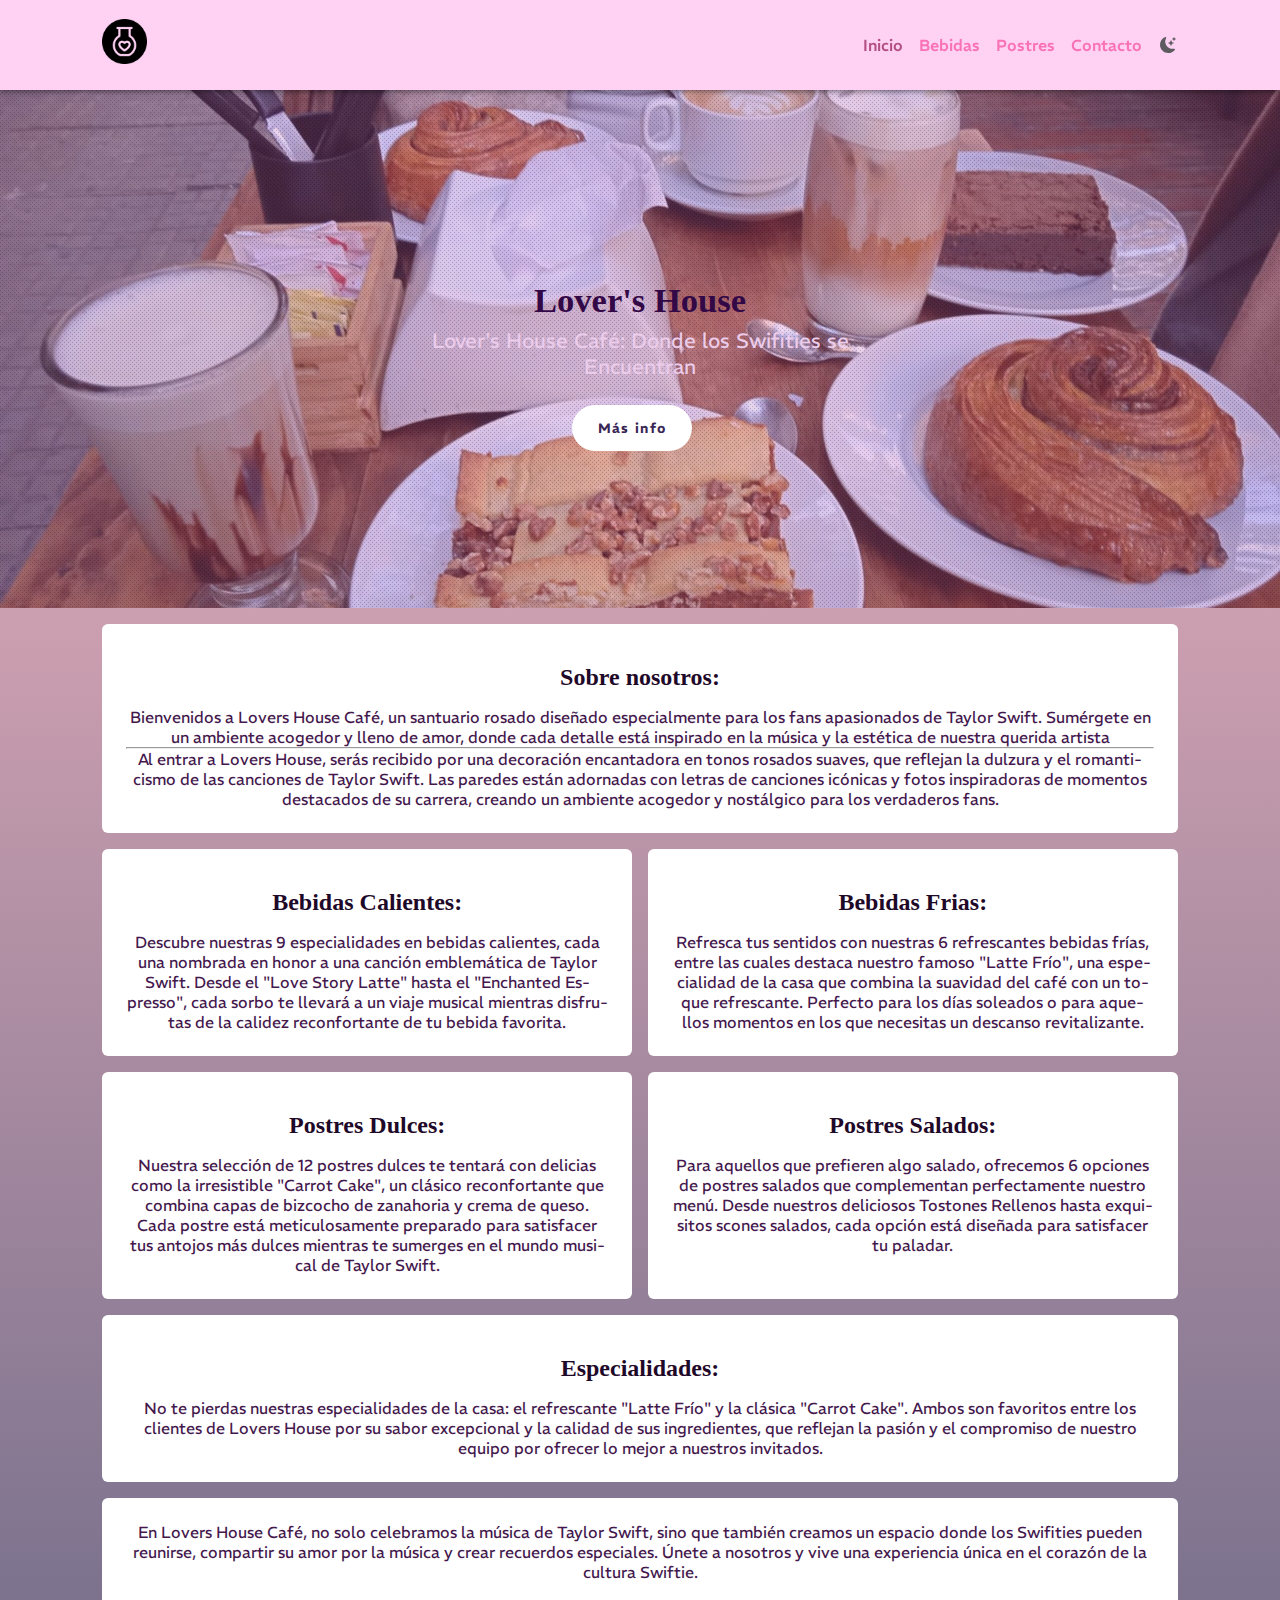
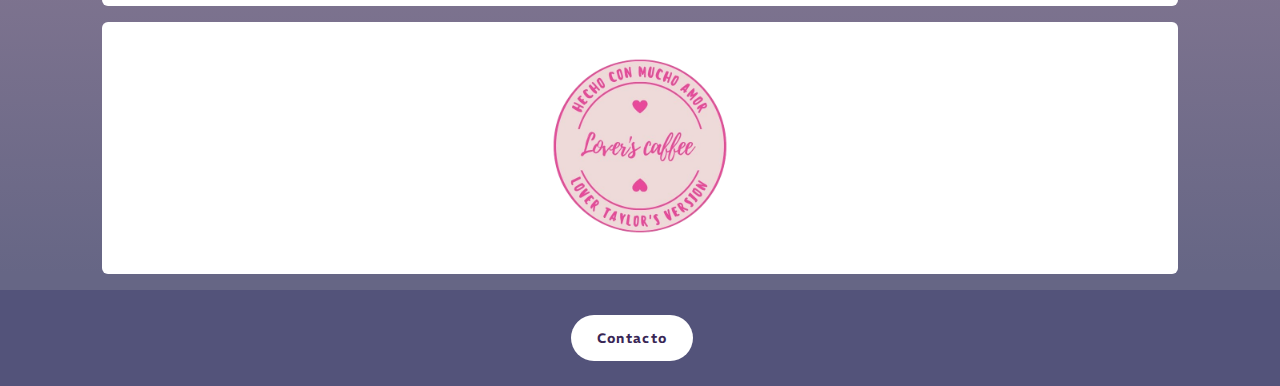
<file: index.html>
<!DOCTYPE html>
<html lang="es">
<head>
    <meta charset="UTF-8">
    <meta name="viewport" content="width=device-width, initial-scale=1.0">
    <title> Lover's House </title>

    <link rel="stylesheet" href="css/estilos.css">
    <link href="https://fonts.googleapis.com/css2?family=REM:ital,wght@0,100..900;1,100..900&display=swap" rel="stylesheet">

</head>
<body>
    
    <header>
        <div class="shadow"></div>
        <div class="container">
            <a href="#" id="logo"><img src="./img/icons/pocion-de-amor (1).png" alt="" height="45px" width="45px"></a>
            
            <nav>
                <ul>
                    <li><a href="index.html" class="active">Inicio</a></li>
                    <li><a href="bebidas.html">Bebidas</a></li>
                    <li><a href="postres.html">Postres</a></li>
                    <li><a href="contacto.html">Contacto</a></li>
                    <li><div class="dark-btn"></div></li>
                </ul>
            </nav>

            <span class="burger-ico">&#9776;</span>
        </div>

    </header>
    <main>
        <section id="hero">

            <img src="img/merienda.jpg" alt="">
            <!-- <video src="video/vid-1.mp4" autoplay muted loop></video> -->

                <div class="hero-fill">
                    <div class="hero-text">
                        <h1>Lover's House </h1>
                        <p>Lover's House Café: Donde los Swifities se Encuentran </p>
                        <a href="#"><button class="btn btn-blanco">Más info</button></a>
                    </div>
                </div>

        </section>

        <section class="container">

            <article>
                <h2>Sobre nosotros:</h2>
                <p>Bienvenidos a Lovers House Café, un santuario rosado diseñado especialmente para los fans apasionados de Taylor Swift. Sumérgete en un ambiente acogedor y lleno de amor, donde cada detalle está inspirado en la música y la estética de nuestra querida artista</p>
                <hr>
                <p>Al entrar a Lovers House, serás recibido por una decoración encantadora en tonos rosados suaves, que reflejan la dulzura y el romanticismo de las canciones de Taylor Swift. Las paredes están adornadas con letras de canciones icónicas y fotos inspiradoras de momentos destacados de su carrera, creando un ambiente acogedor y nostálgico para los verdaderos fans.</p>
            </article>
            
        </section>

        <section class="colums container">
            <article>
                <h2>Bebidas Calientes:</h2>
                <p>Descubre nuestras 9 especialidades en bebidas calientes, cada una nombrada en honor a una canción emblemática de Taylor Swift. Desde el "Love Story Latte" hasta el "Enchanted Espresso", cada sorbo te llevará a un viaje musical mientras disfrutas de la calidez reconfortante de tu bebida favorita.</p>
            </article>
            <article>
                <h2>Bebidas Frias:</h2>
                <p>Refresca tus sentidos con nuestras 6 refrescantes bebidas frías, entre las cuales destaca nuestro famoso "Latte Frío", una especialidad de la casa que combina la suavidad del café con un toque refrescante. Perfecto para los días soleados o para aquellos momentos en los que necesitas un descanso revitalizante.</p>
            </article>
          
        </section>

        <section class="colums container">
            <article>
                <h2>Postres Dulces:</h2>
                <p>Nuestra selección de 12 postres dulces te tentará con delicias como la irresistible "Carrot Cake", un clásico reconfortante que combina capas de bizcocho de zanahoria y crema de queso. Cada postre está meticulosamente preparado para satisfacer tus antojos más dulces mientras te sumerges en el mundo musical de Taylor Swift.</p>
            </article>
            <article>
                <h2>Postres Salados:</h2>
                <p>Para aquellos que prefieren algo salado, ofrecemos 6 opciones de postres salados que complementan perfectamente nuestro menú. Desde nuestros deliciosos Tostones Rellenos hasta exquisitos scones salados, cada opción está diseñada para satisfacer tu paladar.</p>
            </article>
          
        </section>

        <section class="container">

            <article>
                <h2>Especialidades:</h2>
                <p>No te pierdas nuestras especialidades de la casa: el refrescante "Latte Frío" y la clásica "Carrot Cake". Ambos son favoritos entre los clientes de Lovers House por su sabor excepcional y la calidad de sus ingredientes, que reflejan la pasión y el compromiso de nuestro equipo por ofrecer lo mejor a nuestros invitados.</p>
            </article>
            
        </section>
        <section class="container">
            <article>
                <p>En Lovers House Café, no solo celebramos la música de Taylor Swift, sino que también creamos un espacio donde los Swifities pueden reunirse, compartir su amor por la música y crear recuerdos especiales. Únete a nosotros y vive una experiencia única en el corazón de la cultura Swiftie.</p>
            </article>
        </section>
        <section class="container">
            <article>
                <img src="img/icons/iconsTS/lover.png" alt="" width="200px" >
            </article>
        </section>


    </main>

    <footer>
        <section id="hero">
            <div class="hero-fill">
                <div class="hero-text">
                    <a href="contacto.html"><button class="btn btn-blanco">Contacto</button></a>
                </div>
            </div>
        </section>
    </footer>
    
    <script>
        // Menú Lateral:
        let nav = document.querySelector('nav');
        let burguerIco = document.querySelector('.burger-ico');
        let shadow = document.querySelector('.shadow');

        let menuToggle = () => {

            nav.classList.toggle('show-menu');
            burguerIco.classList.toggle('burger-active');
            shadow.classList.toggle('shadow-active');

        };

        burguerIco.addEventListener('click', menuToggle);
        shadow.addEventListener('click', menuToggle);

        // Cambiador de Modo Claro a Oscuro:
        let darkBtn = document.querySelector('.dark-btn');
        let body = document.body;

        darkBtn.addEventListener('click', () => {

            body.classList.toggle('dark-mode');
            darkBtn.classList.toggle('dark-btn-active')
 
        });

    </script>
</body>
</html>
</file>
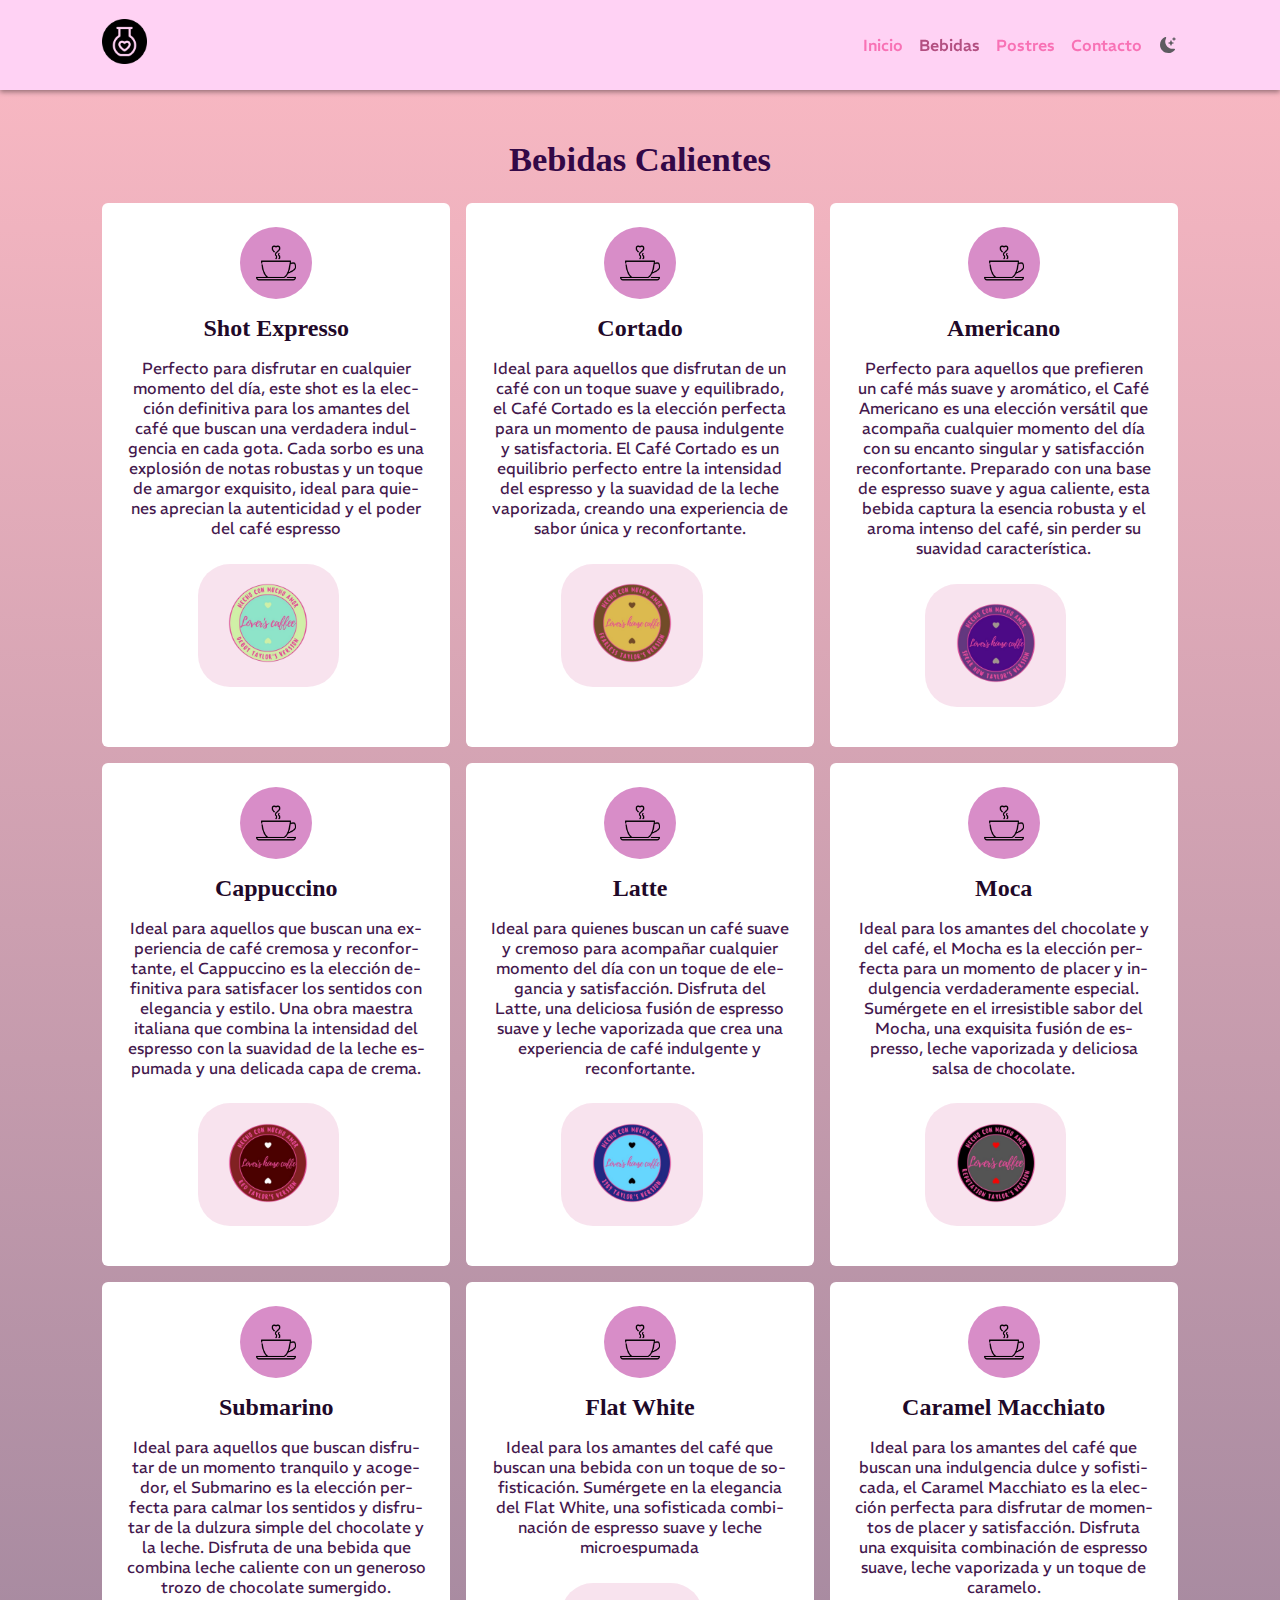
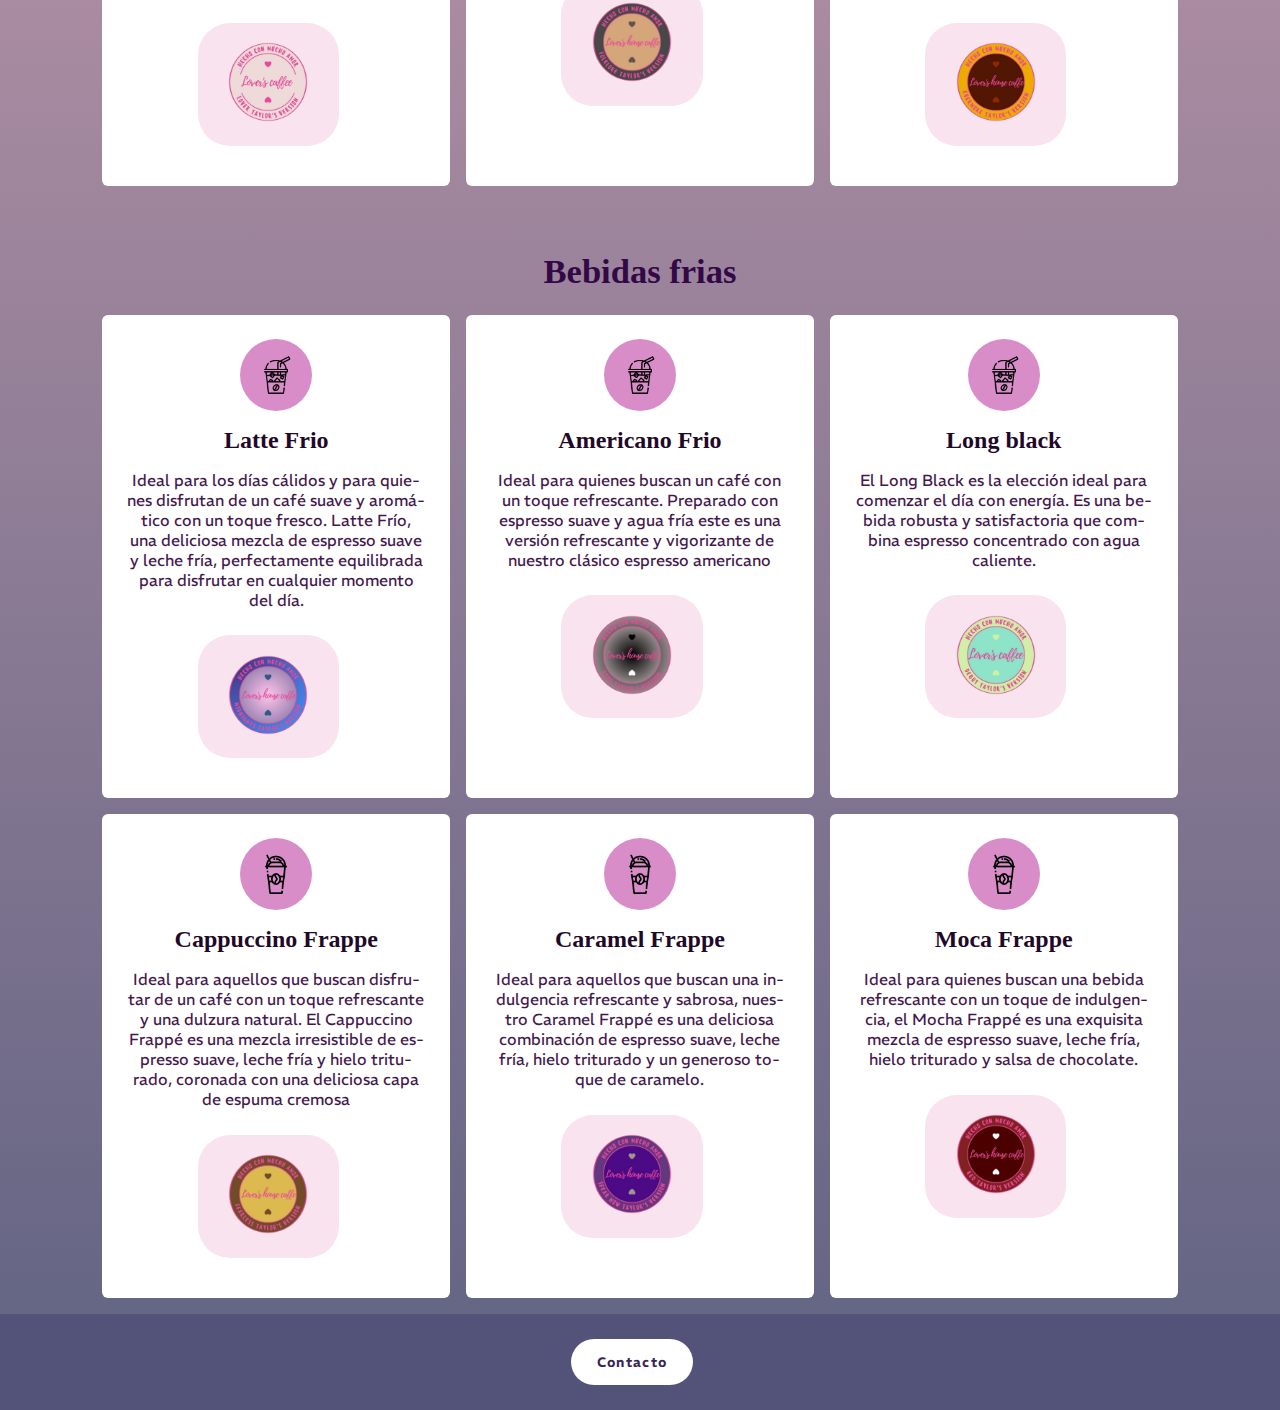
<file: bebidas.html>
<!DOCTYPE html>
<html lang="es">
<head>
    <meta charset="UTF-8">
    <meta name="viewport" content="width=device-width, initial-scale=1.0">
    <title> Menú Bebidas </title>

    <link rel="stylesheet" href="css/estilos.css">
    <link href="https://fonts.googleapis.com/css2?family=REM:ital,wght@0,100..900;1,100..900&display=swap" rel="stylesheet">

</head>
<body>
    <header>
        <div class="shadow"></div>
        <div class="container">
            <a href="#" id="logo"><img src="./img/icons/pocion-de-amor (1).png" alt="" height="45px" width="45px"></a>

            <nav>
                <ul>
                    <li><a href="index.html">Inicio</a></li>
                    <li><a href="bebidas.html" class="active">Bebidas</a></li>
                    <li><a href="postres.html">Postres</a></li>
                    <li><a href="contacto.html">Contacto</a></li>
                    <li><div class="dark-btn"></div></li>
                </ul>
            </nav>
            <span class="burger-ico">&#9776;</span>

        </div>



    </header>
    <main>
        <h1>Bebidas Calientes </h1>
        <section class="colums container">
            <article>  
                <span class="ico"><img src="./img/icons/cafe (1).png" width="40px" height="40px"></span>
                <h2>Shot Expresso</h2>
                <p>Perfecto para disfrutar en cualquier momento del día, este shot es la elección definitiva para los amantes del café que buscan una verdadera indulgencia en cada gota. Cada sorbo es una explosión de notas robustas y un toque de amargor exquisito, ideal para quienes aprecian la autenticidad y el poder del café espresso</p>
                <a href="index.html"><button class="btn"><img src="img/icons/iconsTS/debut.png" alt="" width="90px"></button></a>
            </article>
            <article>
                <span class="ico"><img src="./img/icons/cafe (1).png" width="40px" height="40px"></span>
                <h2>Cortado</h2>
                <p>Ideal para aquellos que disfrutan de un café con un toque suave y equilibrado, el Café Cortado es la elección perfecta para un momento de pausa indulgente y satisfactoria. El Café Cortado es un equilibrio perfecto entre la intensidad del espresso y la suavidad de la leche vaporizada, creando una experiencia de sabor única y reconfortante. </p>
                <a href="index.html"><button class="btn"><img src="img/icons/iconsTS/fearless.png" alt="" width="90px"></button></a>
            </article>
            <article>
                <span class="ico"><img src="./img/icons/cafe (1).png" width="40px" height="40px"></span>
                <h2>Americano</h2>
                <p>Perfecto para aquellos que prefieren un café más suave y aromático, el Café Americano es una elección versátil que acompaña cualquier momento del día con su encanto singular y satisfacción reconfortante. Preparado con una base de espresso suave y agua caliente, esta bebida captura la esencia robusta y el aroma intenso del café, sin perder su suavidad característica.</p>
                <a href="index.html"><button class="btn"><img src="img/icons/iconsTS/speaknow.png" alt="" width="90px"></button></a>
            </article>

        </section>
        <section class="colums container">
            <article>
                <span class="ico"><img src="./img/icons/cafe (1).png" width="40px" height="40px"></span>
                <h2>Cappuccino</h2>
                <p>Ideal para aquellos que buscan una experiencia de café cremosa y reconfortante, el Cappuccino es la elección definitiva para satisfacer los sentidos con elegancia y estilo. Una obra maestra italiana que combina la intensidad del espresso con la suavidad de la leche espumada y una delicada capa de crema.</p>
                <a href="index.html"><button class="btn"><img src="img/icons/iconsTS/red.png" alt="" width="90px"></button></a>
            </article>
            <article>
                <span class="ico"><img src="./img/icons/cafe (1).png" width="40px" height="40px"></span>
                <h2>Latte</h2>
                <p>Ideal para quienes buscan un café suave y cremoso para acompañar cualquier momento del día con un toque de elegancia y satisfacción. Disfruta del Latte, una deliciosa fusión de espresso suave y leche vaporizada que crea una experiencia de café indulgente y reconfortante.</p>
                <a href="index.html"><button class="btn"><img src="img/icons/iconsTS/1989.png" alt="" width="90px"></button></a>
            </article>
            <article>
                <span class="ico"><img src="./img/icons/cafe (1).png" width="40px" height="40px"></span>
                <h2>Moca</h2>
                <p>Ideal para los amantes del chocolate y del café, el Mocha es la elección perfecta para un momento de placer y indulgencia verdaderamente especial. Sumérgete en el irresistible sabor del Mocha, una exquisita fusión de espresso, leche vaporizada y deliciosa salsa de chocolate.</p>
                <a href="index.html"><button class="btn"><img src="img/icons/iconsTS/reputation.png" alt="" width="90px"></button></a>
            </article>

        </section>
        <section class="colums container">
            <article>
                <span class="ico"><img src="./img/icons/cafe (1).png" width="40px" height="40px"></span>
                <h2>Submarino</h2>
                <p>Ideal para aquellos que buscan disfrutar de un momento tranquilo y acogedor, el Submarino es la elección perfecta para calmar los sentidos y disfrutar de la dulzura simple del chocolate y la leche. Disfruta de una bebida que combina leche caliente con un generoso trozo de chocolate sumergido.</p>
                <a href="index.html"><button class="btn"><img src="img/icons/iconsTS/lover.png" alt="" width="90px"></button></a>
            </article>
            <article>
                <span class="ico"><img src="./img/icons/cafe (1).png" width="40px" height="40px"></span>
                <h2>Flat White</h2>
                <p>Ideal para los amantes del café que buscan una bebida con un toque de sofisticación. Sumérgete en la elegancia del Flat White, una sofisticada combinación de espresso suave y leche microespumada</p>
                <a href="index.html"><button class="btn"><img src="img/icons/iconsTS/folklore.png" alt="" width="90px"></button></a>
            </article>
            <article>
                <span class="ico"><img src="./img/icons/cafe (1).png" width="40px" height="40px"></span>
                <h2>Caramel Macchiato</h2>
                <p>Ideal para los amantes del café que buscan una indulgencia dulce y sofisticada, el Caramel Macchiato es la elección perfecta para disfrutar de momentos de placer y satisfacción. Disfruta una exquisita combinación de espresso suave, leche vaporizada y un toque de caramelo. </p>
                <a href="index.html"><button class="btn"><img src="img/icons/iconsTS/evermore.png" alt="" width="90px"></button></a>
            </article>

        </section>

        <h1>Bebidas frias </h1>
        <section class="colums container">
            <article>
                <span class="ico"><img src="./img/icons/cafe-frio.png" width="40px" height="40px"></span>
                <h2>Latte Frio</h2>
                <p>Ideal para los días cálidos y para quienes disfrutan de un café suave y aromático con un toque fresco. Latte Frío, una deliciosa mezcla de espresso suave y leche fría, perfectamente equilibrada para disfrutar en cualquier momento del día.  </p>
                <a href="index.html"><button class="btn"><img src="img/icons/iconsTS/midnights.png" alt="" width="90px"></button></a>
            </article>
            <article>
                <span class="ico"><img src="./img/icons/cafe-frio.png" width="40px" height="40px"></span>
                <h2>Americano Frio</h2>
                <p>Ideal para quienes buscan un café con un toque refrescante. Preparado con espresso suave y agua fría este es una versión refrescante y vigorizante de nuestro clásico espresso americano</p>
                <a href="index.html"><button class="btn"><img src="img/icons/iconsTS/ttpd.png" alt="" width="90px"></button></a>
            </article>
            <article>
                <span class="ico"><img src="./img/icons/cafe-frio.png" width="40px" height="40px"></span>
                <h2>Long black </h2>
                <p>El Long Black es la elección ideal para comenzar el día con energía. Es una bebida robusta y satisfactoria que combina espresso concentrado con agua caliente. </p>
                <a href="index.html"><button class="btn"><img src="img/icons/iconsTS/debut.png" alt="" width="90px"></button></a>
            </article>

        </section>
        <section class="colums container">
            <article>
                <span class="ico"><img src="./img/icons/frappe.png" width="40px" height="40px"></span>
                <h2>Cappuccino Frappe</h2>
                <p>Ideal para aquellos que buscan disfrutar de un café con un toque refrescante y una dulzura natural. El Cappuccino Frappé es una mezcla irresistible de espresso suave, leche fría y hielo triturado, coronada con una deliciosa capa de espuma cremosa</p>
                <a href="index.html"><button class="btn"><img src="img/icons/iconsTS/fearless.png" alt="" width="90px"></button></a>
            </article>
            <article>
                <span class="ico"><img src="./img/icons/frappe.png" width="40px" height="40px"></span>
                <h2>Caramel Frappe</h2>
                <p>Ideal para aquellos que buscan una indulgencia refrescante y sabrosa, nuestro Caramel Frappé es una deliciosa combinación de espresso suave, leche fría, hielo triturado y un generoso toque de caramelo.</p>
                <a href="index.html"><button class="btn"><img src="img/icons/iconsTS/speaknow.png" alt="" width="90px"></button></a>
            </article>
            <article>
                <span class="ico"><img src="./img/icons/frappe.png" width="40px" height="40px"></span>
                <h2>Moca Frappe</h2>
                <p>Ideal para quienes buscan una bebida refrescante con un toque de indulgencia, el Mocha Frappé es una exquisita mezcla de espresso suave, leche fría, hielo triturado y salsa de chocolate.</p>
                <a href="index.html"> <button class="btn"><img src="img/icons/iconsTS/red.png" alt="" aling="bottom" width="90px"; ></button></a>
                
            </article>

        </section>
    </main>

    <footer>
        <section id="hero">
                <div class="hero-fill">
                    <div class="hero-text">
                        <a href="contacto.html"><button class="btn btn-blanco">Contacto</button></a>
                    </div>
                </div>

        </section>
    </footer>
    <script>
        // Menú Lateral:
        let nav = document.querySelector('nav');
        let burguerIco = document.querySelector('.burger-ico');
        let shadow = document.querySelector('.shadow');

        let menuToggle = () => {

            nav.classList.toggle('show-menu');
            burguerIco.classList.toggle('burger-active');
            shadow.classList.toggle('shadow-active');

        };

        burguerIco.addEventListener('click', menuToggle);
        shadow.addEventListener('click', menuToggle);

        // Cambiador de Modo Claro a Oscuro:
        let darkBtn = document.querySelector('.dark-btn');
        let body = document.body;

        darkBtn.addEventListener('click', () => {

            body.classList.toggle('dark-mode');
            darkBtn.classList.toggle('dark-btn-active')
 
        });

    </script>
    
</body>
</html>
</file>
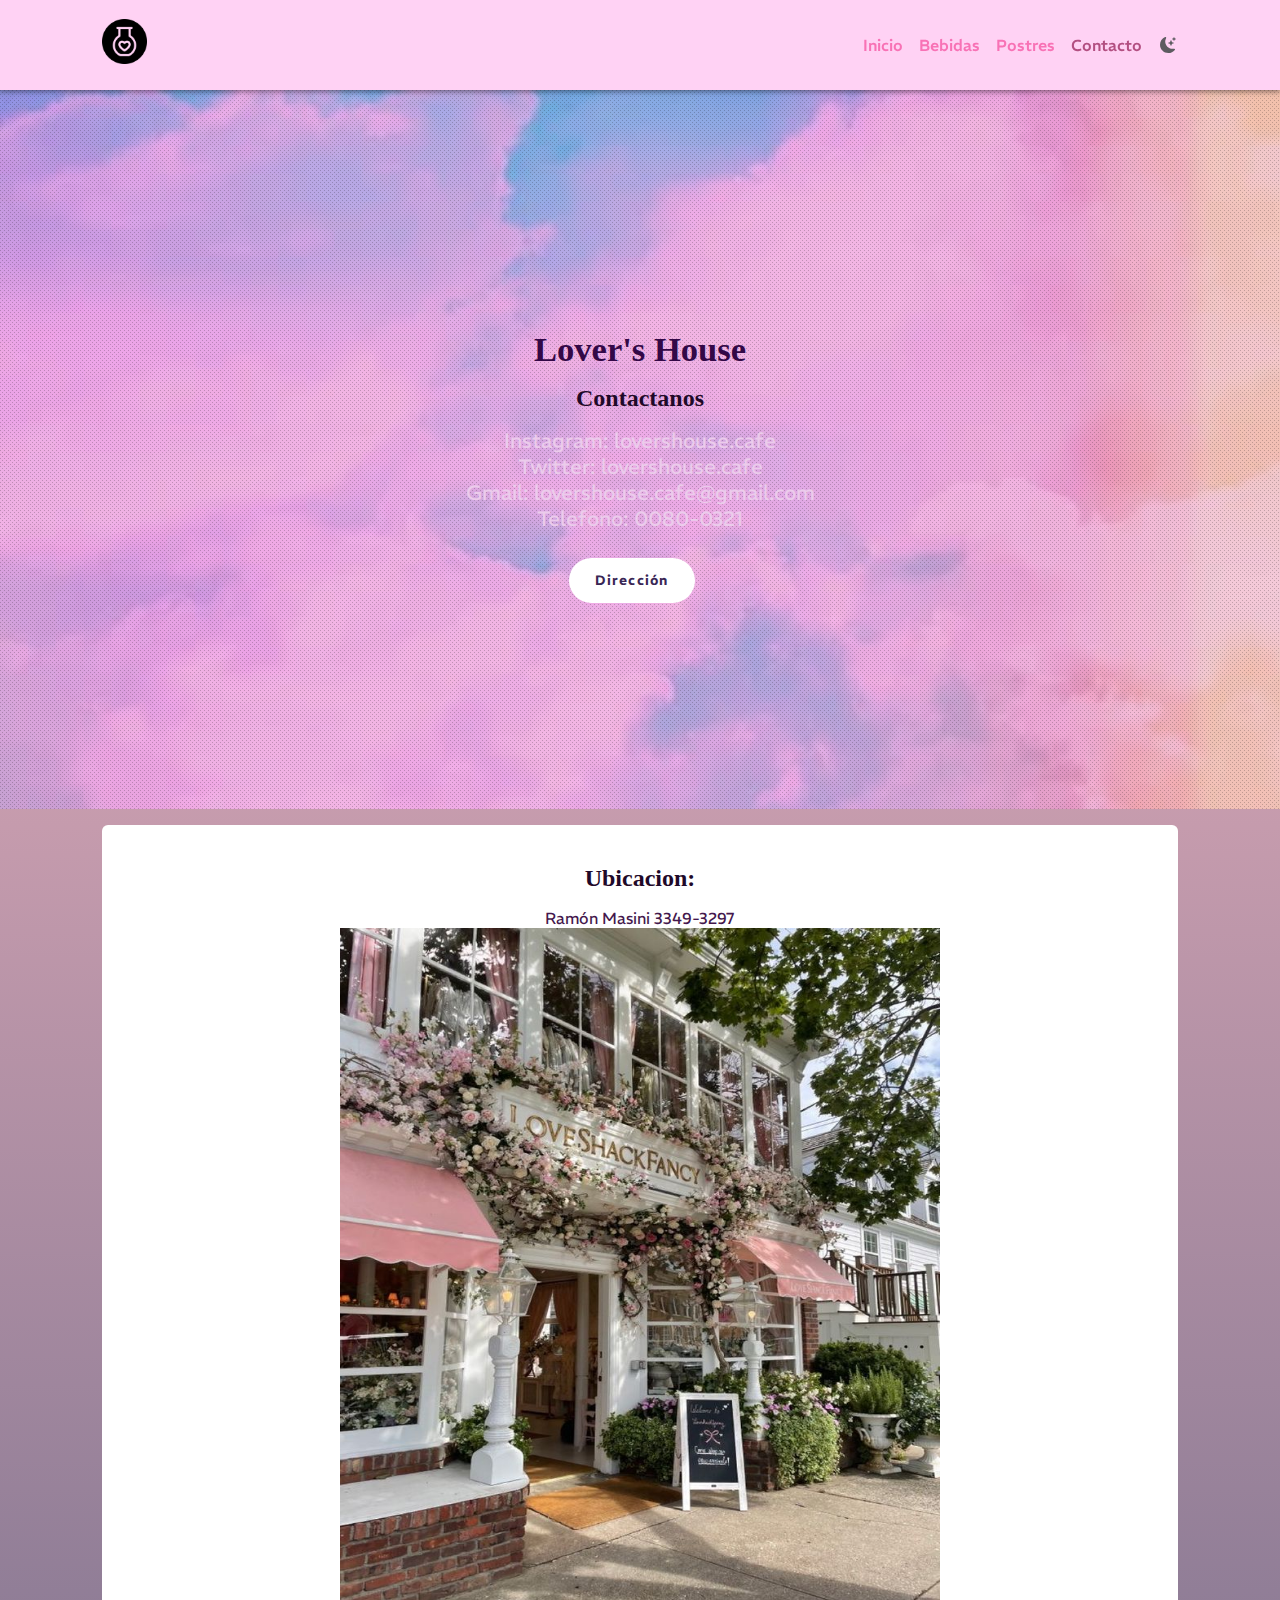
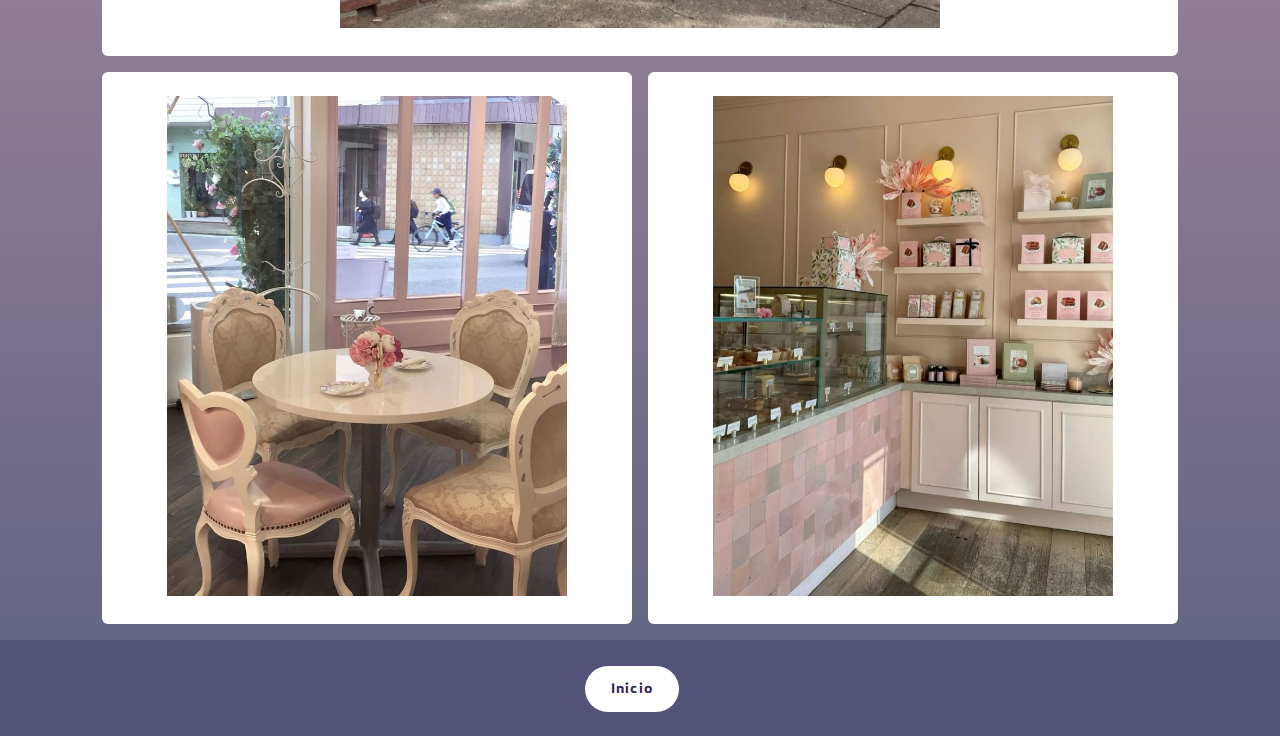
<file: contacto.html>
<!DOCTYPE html>
<html lang="es">
<head>
    <meta charset="UTF-8">
    <meta name="viewport" content="width=device-width, initial-scale=1.0">
    <title>Info Contacto</title>
    <link href="https://fonts.googleapis.com/css2?family=REM:ital,wght@0,100..900;1,100..900&display=swap" rel="stylesheet">

    <link rel="stylesheet" href="css/estilos.css">

</head>
<body>
    <header>
        <div class="shadow"></div>
        <div class="container">
            <a href="#" id="logo"><img src="./img/icons/pocion-de-amor (1).png" alt="" height="45px" width="45px"></a>

            <nav>
                <ul>
                    <li><a href="index.html">Inicio</a></li>
                    <li><a href="bebidas.html" >Bebidas</a></li>
                    <li><a href="postres.html">Postres</a></li>
                    <li><a href="contacto.html" class="active">Contacto</a></li>
                    <li><div class="dark-btn"></div></li>
                </ul>
            </nav>
            <span class="burger-ico">&#9776;</span>
        </div>

    </header>
    <main>
        <section id="hero">

            <img src="img/Fall.jpeg" alt="">

                <div class="hero-fill">
                    <div class="hero-text">
                        <h1>Lover's House </h1>
                        <h2>Contactanos</h2>
                        <p>Instagram: lovershouse.cafe</p>
                        <p>Twitter: lovershouse.cafe</p>
                        <p>Gmail: lovershouse.cafe@gmail.com</p>
                        <p>Telefono: 0080-0321 </p>
                        <a href="#"><button class="btn btn-blanco">Dirección</button></a>
                    </div>
                </div>
        </section>
        <section class="container">
            <article>
                <h2>Ubicacion:</h2>
                <p>Ramón Masini 3349-3297</p>
                <img src="img/cafeAuera.jpeg" alt="" width="600" height="700px">
            </article>
        </section>
        <section class="colums container">
            <article>
                <img src="img/cafeSillas.jpeg" alt="" width="400px">
            </article>
            <article>
                <img src="img/cafeEsq.jpeg" alt="" width="400px" >
            </article>
        </section>

    </main>
    <footer>
        <section id="hero">
            <div class="hero-fill">
                <div class="hero-text">
                    <a href="index.html"><button class="btn btn-blanco">Inicio</button></a>
                </div>
            </div>
        </section>
    </footer>
    <script>
        // Menú Lateral:
        let nav = document.querySelector('nav');
        let burguerIco = document.querySelector('.burger-ico');
        let shadow = document.querySelector('.shadow');

        let menuToggle = () => {

            nav.classList.toggle('show-menu');
            burguerIco.classList.toggle('burger-active');
            shadow.classList.toggle('shadow-active');

        };

        burguerIco.addEventListener('click', menuToggle);
        shadow.addEventListener('click', menuToggle);

        // Cambiador de Modo Claro a Oscuro:
        let darkBtn = document.querySelector('.dark-btn');
        let body = document.body;

        darkBtn.addEventListener('click', () => {

            body.classList.toggle('dark-mode');
            darkBtn.classList.toggle('dark-btn-active')
 
        });

    </script>
    
</body>
</html>
</file>
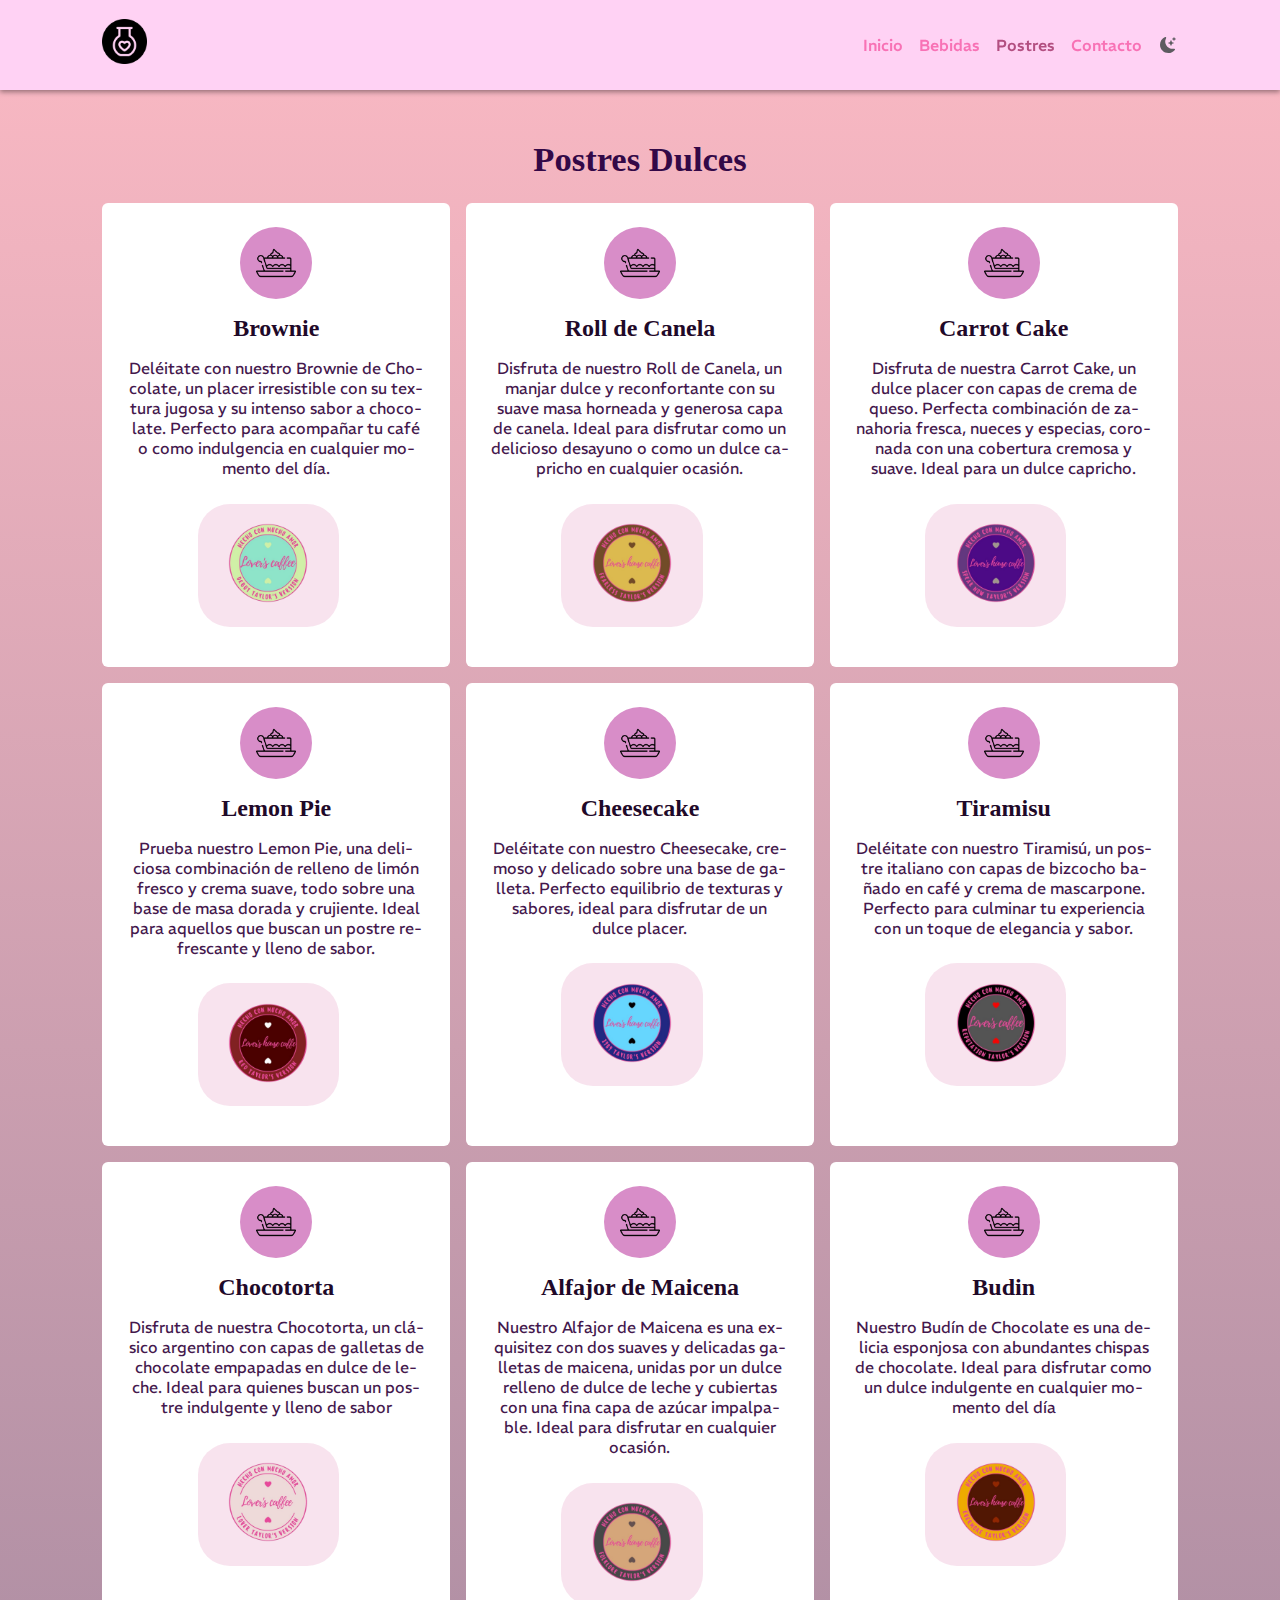
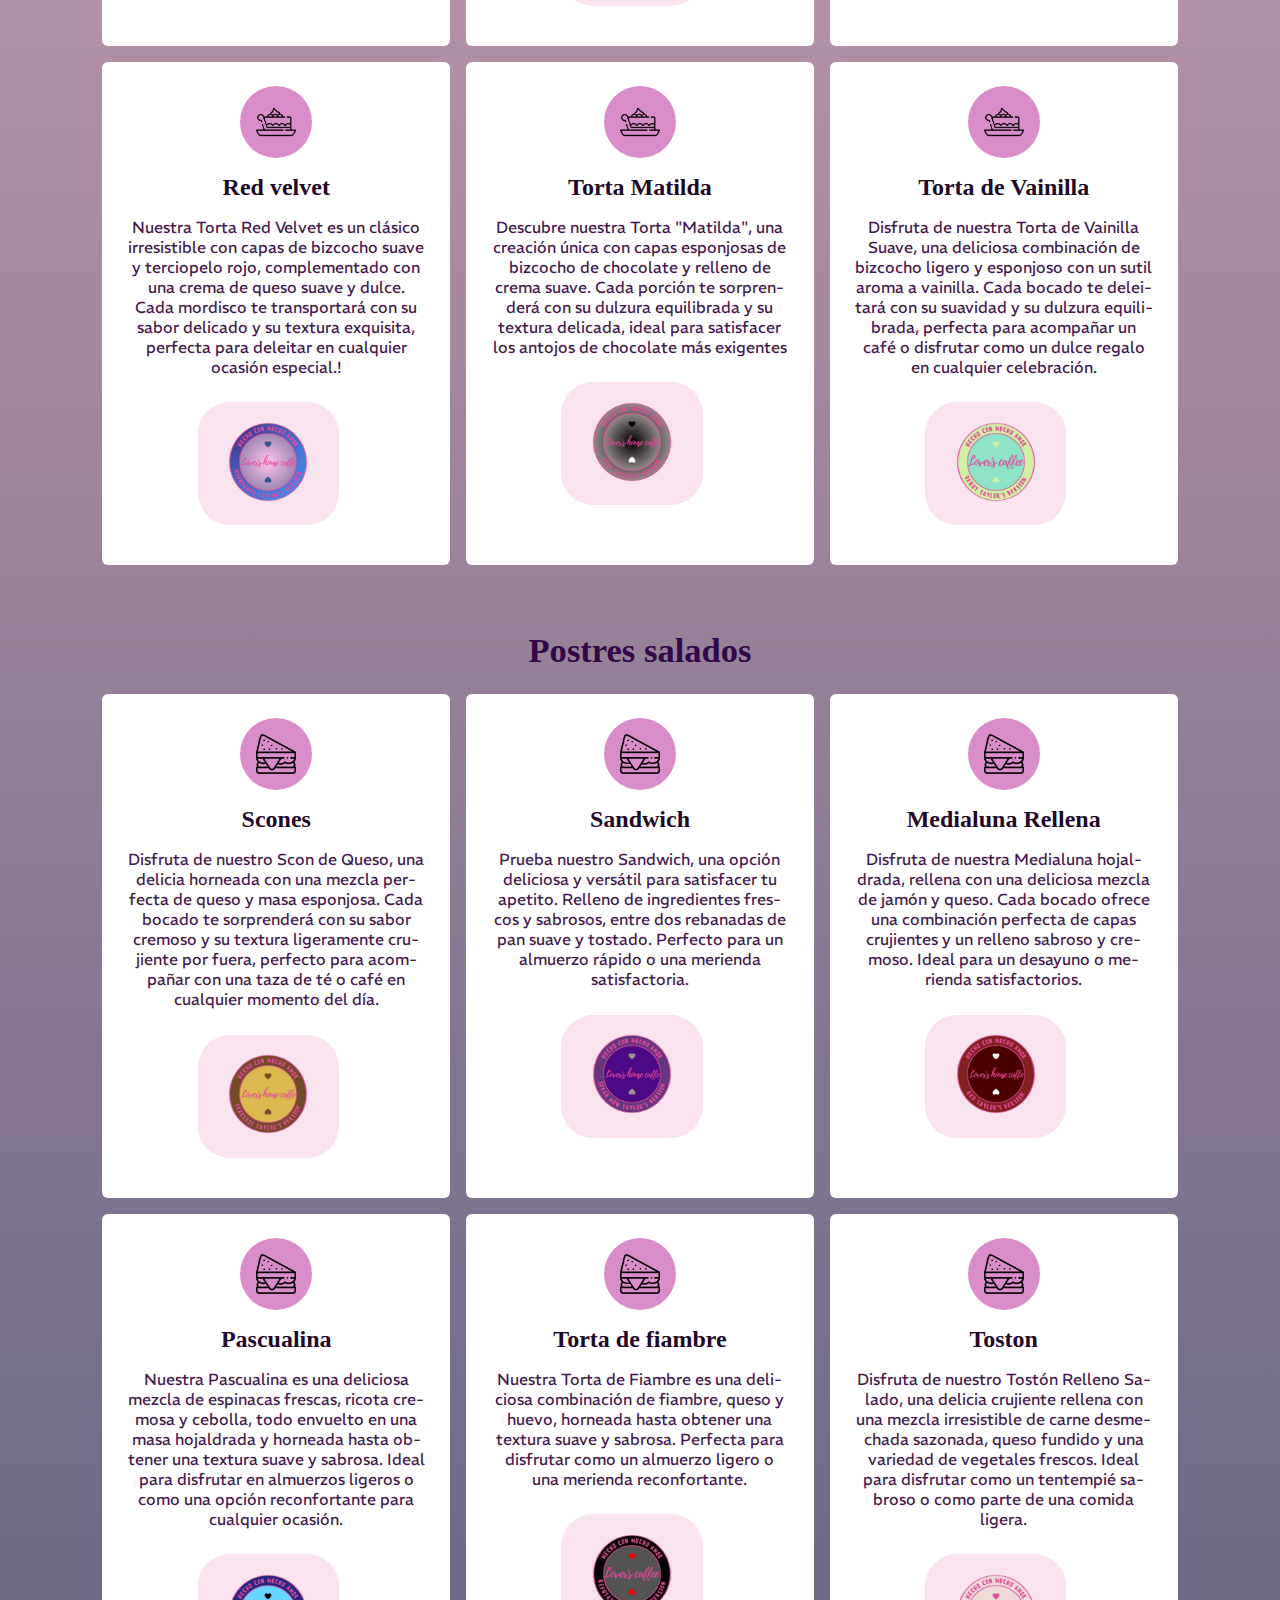
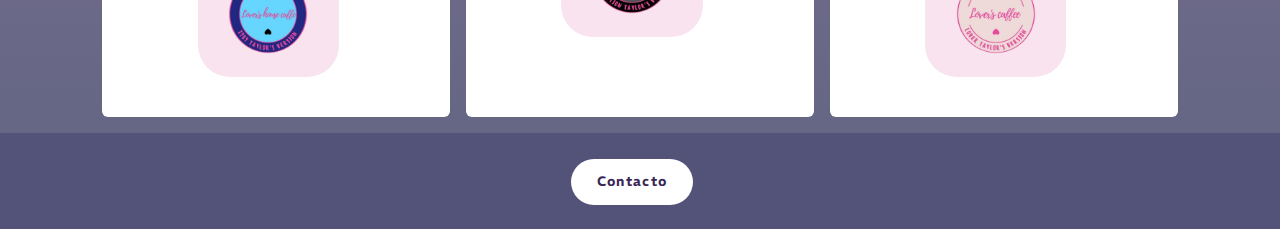
<file: postres.html>
<!DOCTYPE html>
<html lang="es">
<head>
    <meta charset="UTF-8">
    <meta name="viewport" content="width=device-width, initial-scale=1.0">
    <title>Menú Postres</title>
    <link href="https://fonts.googleapis.com/css2?family=REM:ital,wght@0,100..900;1,100..900&display=swap" rel="stylesheet">

    <link rel="stylesheet" href="css/estilos.css">

</head>
<body>
    <header>
        <div class="shadow"></div>
        <div class="container">
            <a href="#" id="logo"><img src="./img/icons/pocion-de-amor (1).png" alt="" height="45px" width="45px"></a>

            <nav>
                <ul>
                    <li><a href="index.html">Inicio</a></li>
                    <li><a href="bebidas.html">Bebidas</a></li>
                    <li><a href="postres.html" class="active">Postres</a></li>
                    <li><a href="contacto.html">Contacto</a></li>
                    <li><div class="dark-btn"></div></li>
                </ul>
            </nav>
            <span class="burger-ico">&#9776;</span>

        </div>

    </header>
    <main>
        <h1>Postres Dulces </h1>
        <section class="colums container">
            <article>
                <span class="ico"><img src="./img/icons/tarta.png" width="40px" height="40px"></span>
                <h2>Brownie </h2>
                <p>Deléitate con nuestro Brownie de Chocolate, un placer irresistible con su textura jugosa y su intenso sabor a chocolate. Perfecto para acompañar tu café o como indulgencia en cualquier momento del día.</p>
                <a href="index.html"><button class="btn"><img src="img/icons/iconsTS/debut.png" alt="" width="90px"></button></a>
            </article>
            <article>
                <span class="ico"><img src="./img/icons/tarta.png" width="40px" height="40px"></span>
                <h2>Roll de Canela </h2>
                <p>Disfruta de nuestro Roll de Canela, un manjar dulce y reconfortante con su suave masa horneada y generosa capa de canela. Ideal para disfrutar como un delicioso desayuno o como un dulce capricho en cualquier ocasión.</p>
                <a href="index.html"><button class="btn"><img src="img/icons/iconsTS/fearless.png" alt="" width="90px"></button></a>
            </article>
            <article>
                <span class="ico"><img src="./img/icons/tarta.png" width="40px" height="40px"></span>
                <h2>Carrot Cake </h2>
                <p>Disfruta de nuestra Carrot Cake, un dulce placer con capas de crema de queso. Perfecta combinación de zanahoria fresca, nueces y especias, coronada con una cobertura cremosa y suave. Ideal para un dulce capricho.</p>
                <a href="index.html"><button class="btn"><img src="img/icons/iconsTS/speaknow.png" alt="" width="90px"></button></a>
            </article>

        </section>
        <section class="colums container">
            <article>
                <span class="ico"><img src="./img/icons/tarta.png" width="40px" height="40px"></span>
                <h2>Lemon Pie</h2>
                <p>Prueba nuestro Lemon Pie, una deliciosa combinación de relleno de limón fresco y crema suave, todo sobre una base de masa dorada y crujiente. Ideal para aquellos que buscan un postre refrescante y lleno de sabor.</p>
                <a href="index.html"><button class="btn"><img src="img/icons/iconsTS/red.png" alt="" width="90px"></button></a>
            </article>
            <article>
                <span class="ico"><img src="./img/icons/tarta.png" width="40px" height="40px"></span>
                <h2>Cheesecake</h2>
                <p>Deléitate con nuestro Cheesecake, cremoso y delicado sobre una base de galleta. Perfecto equilibrio de texturas y sabores, ideal para disfrutar de un dulce placer.</p>
                <a href="index.html"><button class="btn"><img src="img/icons/iconsTS/1989.png" alt="" width="90px"></button></a>
            </article>
            <article>
                <span class="ico"><img src="./img/icons/tarta.png" width="40px" height="40px"></span>
                <h2>Tiramisu</h2>
                <p>Deléitate con nuestro Tiramisú, un postre italiano con capas de bizcocho bañado en café y crema de mascarpone. Perfecto para culminar tu experiencia con un toque de elegancia y sabor.</p>
                <a href="index.html"><button class="btn"><img src="img/icons/iconsTS/reputation.png" alt="" width="90px"></button></a>
            </article>

        </section>
        <section class="colums container">
            <article>
                <span class="ico"><img src="./img/icons/tarta.png" width="40px" height="40px"></span>
                <h2>Chocotorta</h2>
                <p>Disfruta de nuestra Chocotorta, un clásico argentino con capas de galletas de chocolate empapadas en dulce de leche. Ideal para quienes buscan un postre indulgente y lleno de sabor</p>
                <a href="index.html"><button class="btn"><img src="img/icons/iconsTS/lover.png" alt="" width="90px"></button></a>
            </article>
            <article>
                <span class="ico"><img src="./img/icons/tarta.png" width="40px" height="40px"></span>
                <h2>Alfajor de Maicena</h2>
                <p>Nuestro Alfajor de Maicena es una exquisitez con dos suaves y delicadas galletas de maicena, unidas por un dulce relleno de dulce de leche y cubiertas con una fina capa de azúcar impalpable. Ideal para disfrutar en cualquier ocasión.</p>
                <a href="index.html"><button class="btn"><img src="img/icons/iconsTS/folklore.png" alt="" width="90px"></button></a>
            </article>
            <article>
                <span class="ico"><img src="./img/icons/tarta.png" width="40px" height="40px"></span>
                <h2>Budin</h2>
                <p>Nuestro Budín de Chocolate es una delicia esponjosa con abundantes chispas de chocolate.  Ideal para disfrutar como un dulce indulgente en cualquier momento del día</p>
                <a href="index.html"><button class="btn"><img src="img/icons/iconsTS/evermore.png" alt="" width="90px"></button></a>
            </article>

        </section>
        <section class="colums container">
            <article>
                <span class="ico"><img src="./img/icons/tarta.png" width="40px" height="40px"></span>
                <h2>Red velvet </h2>
                <p>Nuestra Torta Red Velvet es un clásico irresistible con capas de bizcocho suave y terciopelo rojo, complementado con una crema de queso suave y dulce. Cada mordisco te transportará con su sabor delicado y su textura exquisita, perfecta para deleitar en cualquier ocasión especial.!</p>
                <a href="index.html"><button class="btn"><img src="img/icons/iconsTS/midnights.png" alt="" width="90px"></button></a>
            </article>
            <article>
                <span class="ico"><img src="./img/icons/tarta.png" width="40px" height="40px"></span>
                <h2>Torta Matilda</h2>
                <p>Descubre nuestra Torta "Matilda", una creación única con capas esponjosas de bizcocho de chocolate y relleno de crema suave. Cada porción te sorprenderá con su dulzura equilibrada y su textura delicada, ideal para satisfacer los antojos de chocolate más exigentes</p>
                <a href="index.html"><button class="btn"><img src="img/icons/iconsTS/ttpd.png" alt="" width="90px"></button></a>
            </article>
            <article>
                <span class="ico"><img src="./img/icons/tarta.png" width="40px" height="40px"></span>
                <h2>Torta de Vainilla </h2>
                <p>Disfruta de nuestra Torta de Vainilla Suave, una deliciosa combinación de bizcocho ligero y esponjoso con un sutil aroma a vainilla. Cada bocado te deleitará con su suavidad y su dulzura equilibrada, perfecta para acompañar un café o disfrutar como un dulce regalo en cualquier celebración.</p>
                <a href="index.html"><button class="btn"><img src="img/icons/iconsTS/debut.png" alt="" width="90px"></button></a>
            </article>

        </section>
        <h1>Postres salados </h1>
         <section class="colums container">
            <article>
                <span class="ico"><img src="./img/icons/sandwich.png" width="40px" height="40px"></span>
                <h2>Scones</h2>
                <p>Disfruta de nuestro Scon de Queso, una delicia horneada con una mezcla perfecta de queso y masa esponjosa. Cada bocado te sorprenderá con su sabor cremoso y su textura ligeramente crujiente por fuera, perfecto para acompañar con una taza de té o café en cualquier momento del día.</p>
                <a href="index.html"><button class="btn"><img src="img/icons/iconsTS/fearless.png" alt="" width="90px"></button></a>
            </article>
            <article>
                <span class="ico"><img src="./img/icons/sandwich.png" width="40px" height="40px"></span>
                <h2>Sandwich </h2>
                <p>Prueba nuestro Sandwich, una opción deliciosa y versátil para satisfacer tu apetito. Relleno de ingredientes frescos y sabrosos, entre dos rebanadas de pan suave y tostado. Perfecto para un almuerzo rápido o una merienda satisfactoria.</p>
                <a href="index.html"><button class="btn"><img src="img/icons/iconsTS/speaknow.png" alt="" width="90px"></button></a>
            </article>
            <article>
                <span class="ico"><img src="./img/icons/sandwich.png" width="40px" height="40px"></span>
                <h2>Medialuna Rellena</h2>
                <p>Disfruta de nuestra Medialuna hojaldrada, rellena con una deliciosa mezcla de jamón y queso. Cada bocado ofrece una combinación perfecta de capas crujientes y un relleno sabroso y cremoso. Ideal para un desayuno o merienda satisfactorios.</p>
                <a href="index.html"><button class="btn"><img src="img/icons/iconsTS/red.png" alt="" width="90px"></button></a>
            </article>

        </section>
        <section class="colums container">
            <article>
                <span class="ico"><img src="./img/icons/sandwich.png" width="40px" height="40px"></span>
                <h2>Pascualina</h2>
                <p>Nuestra Pascualina es una deliciosa mezcla de espinacas frescas, ricota cremosa y cebolla, todo envuelto en una masa hojaldrada y horneada hasta obtener una textura suave y sabrosa. Ideal para disfrutar en almuerzos ligeros o como una opción reconfortante para cualquier ocasión.</p>
                <a href="index.html"><button class="btn"><img src="img/icons/iconsTS/1989.png" alt="" width="90px"></button></a>
            </article>
            <article>
                <span class="ico"><img src="./img/icons/sandwich.png" width="40px" height="40px"></span>
                <h2>Torta de fiambre </h2>
                <p>Nuestra Torta de Fiambre es una deliciosa combinación de fiambre, queso y huevo, horneada hasta obtener una textura suave y sabrosa. Perfecta para disfrutar como un almuerzo ligero o una merienda reconfortante.</p>
                <a href="index.html"><button class="btn"><img src="img/icons/iconsTS/reputation.png" alt="" width="90px"></button></a>
            </article>
            <article>
                <span class="ico"><img src="./img/icons/sandwich.png" width="40px" height="40px"></span>
                <h2>Toston</h2>
                <p>Disfruta de nuestro Tostón Relleno Salado, una delicia crujiente rellena con una mezcla irresistible de carne desmechada sazonada, queso fundido y una variedad de vegetales frescos. Ideal para disfrutar como un tentempié sabroso o como parte de una comida ligera.</p>
                <a href="index.html"><button class="btn"><img src="img/icons/iconsTS/lover.png" alt="" width="90px"></button></a>
            </article>

        </section>
    </main>

    <footer>
        <section id="hero">
            <div class="hero-fill">
                <div class="hero-text">
                    <a href="contacto.html"><button class="btn btn-blanco">Contacto</button></a>
                </div>
            </div>
        </section>
    </footer>
    <script>
        // Menú Lateral:
        let nav = document.querySelector('nav');
        let burguerIco = document.querySelector('.burger-ico');
        let shadow = document.querySelector('.shadow');

        let menuToggle = () => {

            nav.classList.toggle('show-menu');
            burguerIco.classList.toggle('burger-active');
            shadow.classList.toggle('shadow-active');

        };

        burguerIco.addEventListener('click', menuToggle);
        shadow.addEventListener('click', menuToggle);

        // Cambiador de Modo Claro a Oscuro:
        let darkBtn = document.querySelector('.dark-btn');
        let body = document.body;

        darkBtn.addEventListener('click', () => {

            body.classList.toggle('dark-mode');
            darkBtn.classList.toggle('dark-btn-active')
 
        });

    </script>
    
</body>
</html>
</file>
<file: css/estilos.css>
/* Ajustes generales */

html {height: 100%;}

* {margin: 0; padding: 0; box-sizing: border-box;}

body {
    height: 100vh;
    display: grid;
    grid-template-rows: auto 1fr;
    font-family: "REM";
    color: #e6b1dd;
    overflow-x: hidden;
    transition: all .4s;
    background: #666685 ; 

}

.container {width: 84%; max-width: 1096px; margin: 0 auto;
    }

/* Modo Oscuro */

.dark-btn {height: 20px; width: 20px; background: url(../img/icons/moon.svg) no-repeat center; cursor: pointer;}
.dark-btn-active {background: url(../img/icons/sun.svg) no-repeat center;} 

.dark-mode {background: #666685 ; color: #d4d3d3;}
.dark-mode header {background: #404040; color: #d4d3d3;}
.dark-mode article {border: 1px solid #787878; background: #303030; color: #d4d3d3;}
.dark-mode footer{background: #404040; color: #d4d3d3;}
.dark-mode main {background: #5e5d5d00;}
.dark-mode a, .dark-mode p,.dark-mode h2, .dark-mode #logo {color: #d4d3d3;}


/* Usamos "height: 100%" en los selectores html y body, junto con "display: grid" y "grid-template-rows: auto 1fr", aplicados al selector "body", para fijar el footer al borde inferior de la ventana del navegador. */

/* Ajustes en la tipografía */

h1 {font-size: clamp(30px, 2.7vw, 2.8vw); color: #330847; margin: .5rem 0; text-align: center; margin-top: 50px; font-family: initial;}
h2 {font-size: 24px; color: #1f0929; margin: 1rem 0; font-family: serif;}
p {color: rgb(68, 24, 77);}


/* Header */

header {min-height: 90px; position: sticky; top: 0; z-index: 4; background: #ffd2f4; box-shadow: 0px 2px 5px 0px rgba(0,0,0,.4);}

#logo {text-decoration: none; color: #361325; font-size: 28px; font-weight: 600;}

header .container {display: flex; justify-content: space-between; align-items: center; height: 100%;}

nav ul {display: flex;}

nav ul li {list-style: none; margin-left: 16px;}

nav a {text-decoration: none; color: #f872b5; transition: all .4s; font-weight: 500;}

nav a:hover, .active {color: #b34f81;}

.burger-ico {display: none;}


/* Sección del héroe (hero section) */

#hero {position: relative;}

#hero img, #hero video {width: clamp(900px, 100%, 100%); display: block;}

#hero .hero-fill {
    width: 100%; height: 100%; 
    top: 0; position: absolute; 
    background:  rgba(216, 111, 199, 0.288) url([data-uri]) repeat;
    display: grid;
    place-items: center;
}

#hero .hero-text {
    width: clamp(450px, 40%, 40%);
    text-align: center;
    margin: auto;   
}

#hero .hero-text p {color: #ebcceb; font-size: 1.3rem;}

main {display: grid; gap: 16px;
    background:linear-gradient(#f7b7c2, #666685); 

}

.ico {
    height: 72px;
    width: 72px;
    border-radius: 50%;
    background: #d88dc8;
    display: inline-grid;
    place-items: center;
    color: #fff;
    font-size: 30px;
}

.ico svg {width: 52px;}

/* Columnas: En este caso usamos auto-fit en lugar de especificar el número de columnas, crea columnas automaticas teniendo en cuenta el numero de hijos que hay dentro del contenedor donde se aplica. Si usamos auto-fit es obligatorio establecer un minmax en lugar de simplemente poner el ancho */

.colums {
    display: grid;
    grid-template-columns: repeat(auto-fit, minmax(0, 1fr));
    gap: 16px; 
}

/* "display: grid" y "grid-template-columns: 1fr 1fr 1fr", se usan para subdividir el espacio horizontal en tres columnas del mismo ancho (1 fracción del espacio horizontal disponible). Para no crear un código tan reiterativo, y sobre todo si hay muchas columnas, esto se puede expresar también de esta manera: "grid-template-columns: repeat(3, 1fr)"*/

article {
    background: #fff; 
    padding: 24px; 
    text-align: center; 
    border-radius: 6px;
    hyphens: auto;
}

footer {background: #53537a; min-height: 96px; margin: 16px 0 0 0;}

/*  Botonería  */
.btn {background: #e290bd41; color:  #e290bd41; padding: .9rem 1.61rem; border-radius: 2rem; cursor: pointer; letter-spacing: .08rem; margin: 1.61rem 1rem 1rem 0; transition: all .3s; border: none; font: .86rem "REM"; font-weight: 600; }
.btn:hover {background: #fff; color: #fff}
.btn:active {box-shadow: 0 0 0 9px rgba(0, 0, 0, .04), 0 0 0 9px rgba(0, 0, 0, .04), 0 0 0 9px rgba(0, 0, 0, .04), 0 0 0 9px rgba(0, 0, 0, .04);}
.btn-blanco {background: #fff; color: #392655} .btn-blanco:hover {background: #1c1927; color: #fff}

/* Media queries */

@media (max-width: 1096px) {
    
    .container {width: 94%;}
}

@media (max-width: 800px) {
    
    html {font-size: 14px;}
    .colums {grid-template-columns: 1fr;}
    header {min-height: 54px;}
    .burger-ico {
        color: #fff; 
        display: block; 
        cursor: pointer; 
        font-weight: 800; font-size: 20px; 
        background: #2a292c; 
        z-index: 9; transition: all .4s; 
        height: 40px; width: 40px; 
        display: grid; place-items: center; 
        border-radius: 50%; 
        padding: 0 1.5px 3px 1.5px;
    } 
    .burger-active {transform: rotate(-90deg);}
    .shadow {transition: all .4s; background: rgba(0, 0, 0, 0);}
    .shadow-active {position: fixed; top: 0; height: 100%; width: 100%; background: rgba(0, 0, 0, .8); z-index: 7;}
    nav {position: fixed; right: -300px; width: 300px; background: #2b273e; height: 100%; top: 0; transition: all .4s; z-index: 8;}
    nav ul {flex-direction: column; padding: 82px 22px;}
    nav ul li {padding: 12px 0; font-size: 22px; color: #fff;} nav ul li a {color: #fff;}
    .show-menu {transform: translateX(-300px);}
}
</file>
